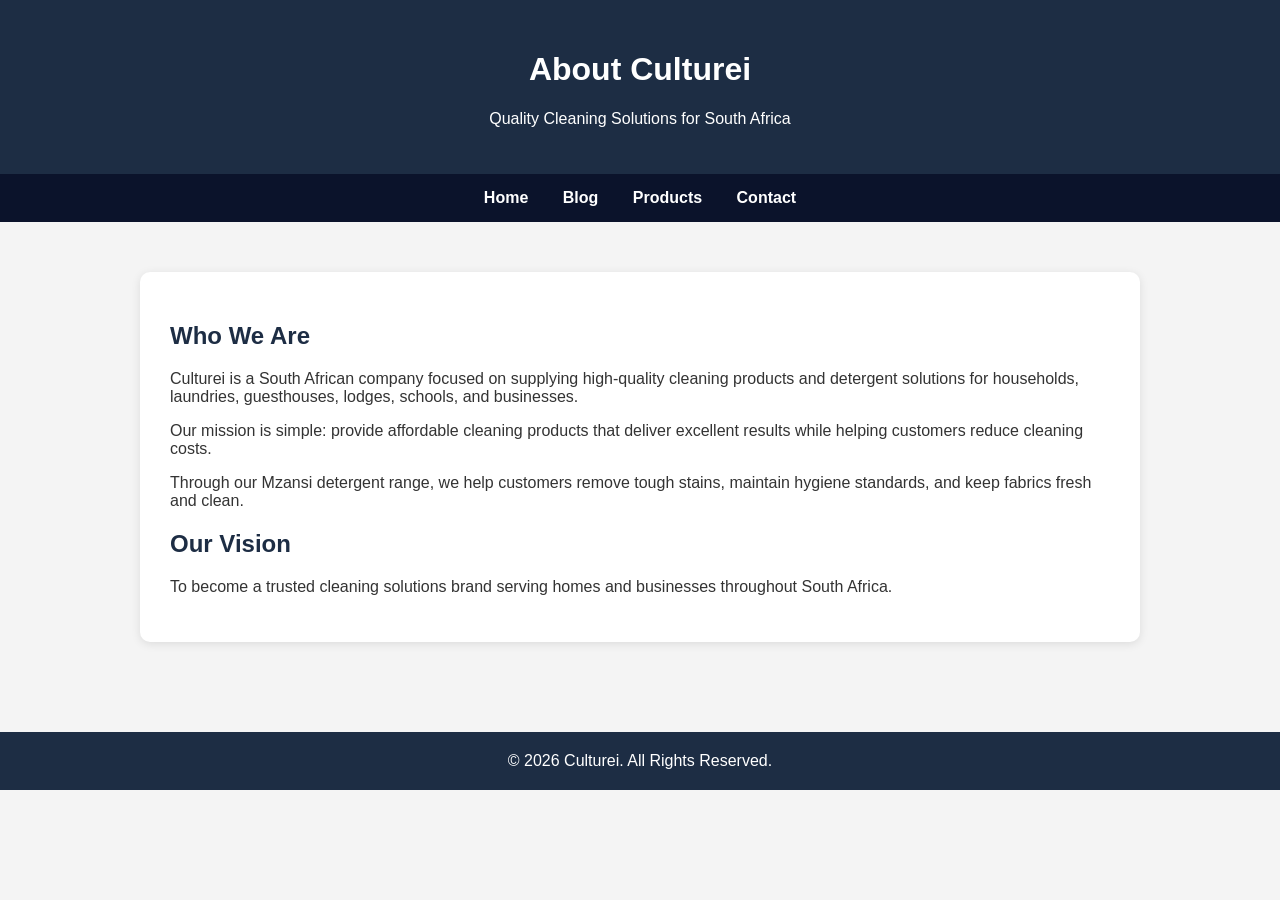
<file: about.html.html>
<!DOCTYPE html>
<html lang="en">
<head>
<meta charset="UTF-8">
<meta name="viewport" content="width=device-width, initial-scale=1.0">
<title>About Culturei</title>

<style>
body{
    font-family: Arial, sans-serif;
    margin:0;
    background:#f4f4f4;
    color:#333;
}

header{
    background:#1d2d44;
    color:white;
    text-align:center;
    padding:30px;
}

nav{
    background:#0b132b;
    text-align:center;
    padding:15px;
}

nav a{
    color:white;
    text-decoration:none;
    margin:0 15px;
    font-weight:bold;
}

.container{
    max-width:1000px;
    margin:auto;
    padding:50px 20px;
}

h2{
    color:#1d2d44;
}

.card{
    background:white;
    padding:30px;
    border-radius:10px;
    box-shadow:0 2px 10px rgba(0,0,0,0.1);
}

footer{
    background:#1d2d44;
    color:white;
    text-align:center;
    padding:20px;
    margin-top:40px;
}
</style>
</head>

<body>

<header>
    <h1>About Culturei</h1>
    <p>Quality Cleaning Solutions for South Africa</p>
</header>

<nav>
    <a href="index.html">Home</a>
    <a href="blog.html">Blog</a>
    <a href="products.html">Products</a>
    <a href="contact.html">Contact</a>
</nav>

<div class="container">
    <div class="card">
        <h2>Who We Are</h2>

        <p>
        Culturei is a South African company focused on supplying high-quality
        cleaning products and detergent solutions for households, laundries,
        guesthouses, lodges, schools, and businesses.
        </p>

        <p>
        Our mission is simple: provide affordable cleaning products that deliver
        excellent results while helping customers reduce cleaning costs.
        </p>

        <p>
        Through our Mzansi detergent range, we help customers remove tough stains,
        maintain hygiene standards, and keep fabrics fresh and clean.
        </p>

        <h2>Our Vision</h2>

        <p>
        To become a trusted cleaning solutions brand serving homes and businesses
        throughout South Africa.
        </p>
    </div>
</div>

<footer>
    &copy; 2026 Culturei. All Rights Reserved.
</footer>

</body>
</html>
</file>
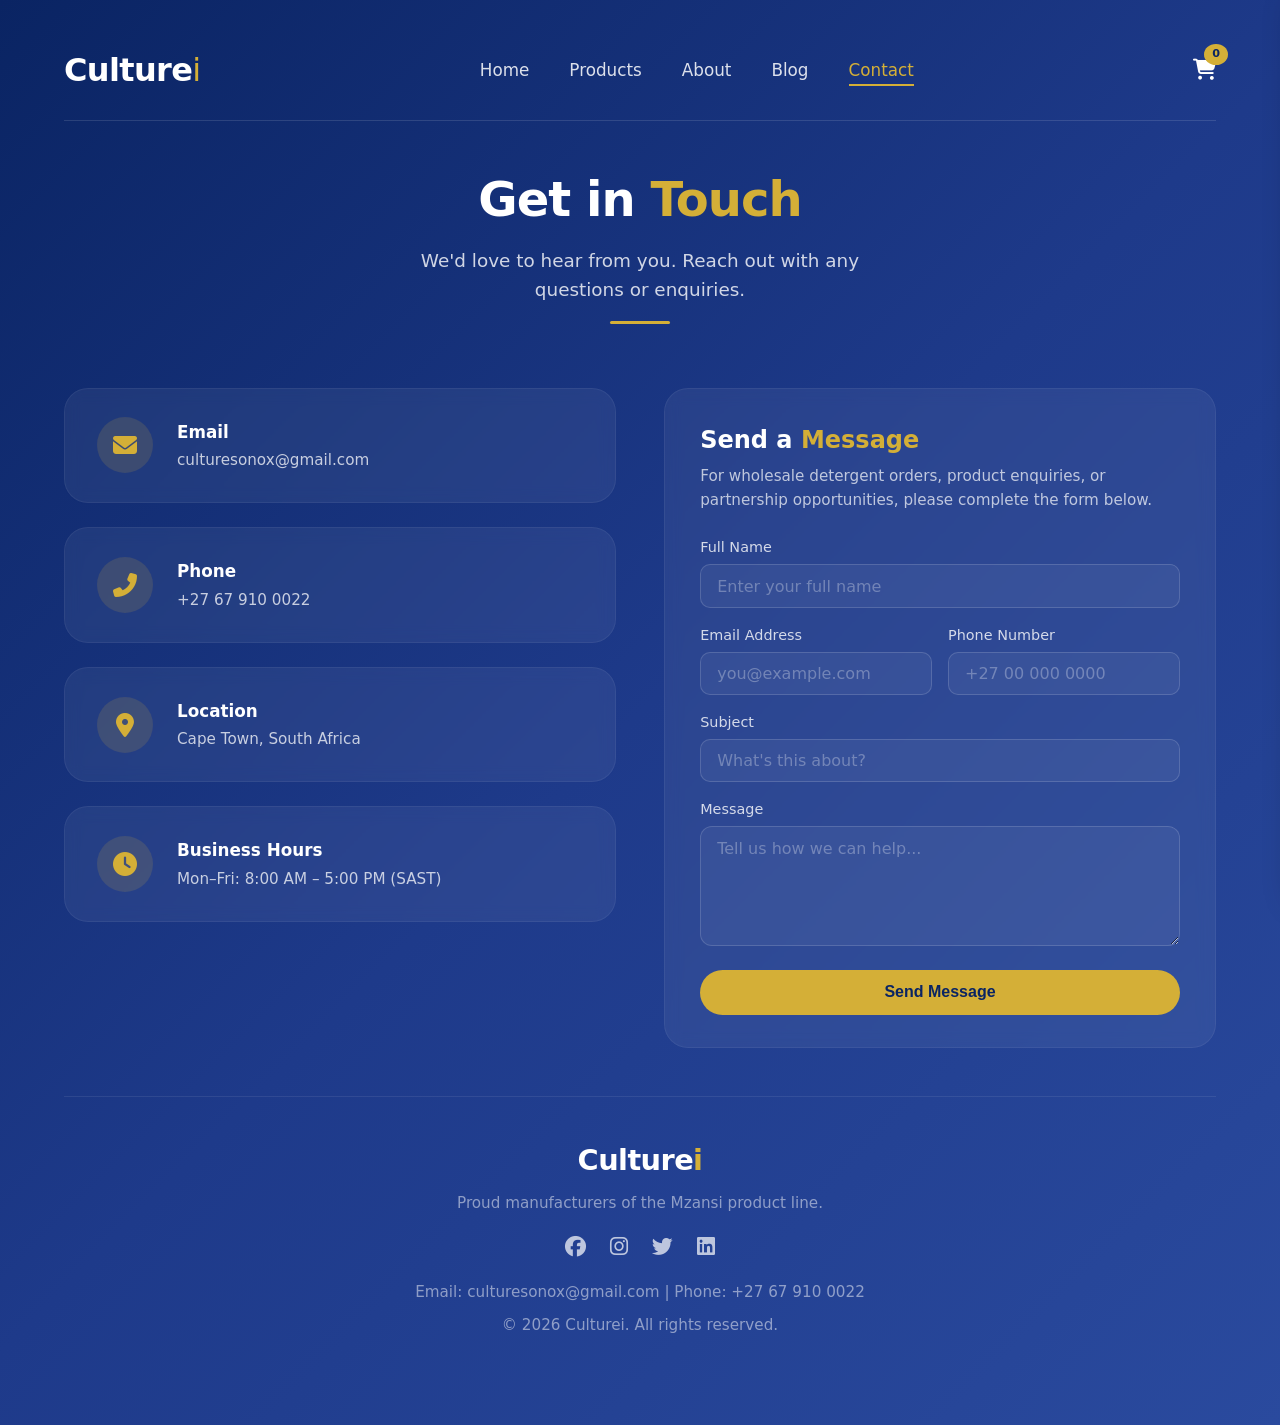
<file: contact.html>
<!DOCTYPE html>
<html lang="en">
<head>
    <meta charset="UTF-8" />
    <meta name="viewport" content="width=device-width, initial-scale=1.0" />
    <title>Contact · Culturei | Get in Touch</title>
    <link rel="stylesheet" href="https://cdnjs.cloudflare.com/ajax/libs/font-awesome/6.4.0/css/all.min.css" />
    <style>
        /* --- ROOT VARIABLES (matching all pages) --- */
        :root {
            --primary-blue: #0a2463;
            --secondary-blue: #1e3a8a;
            --accent-gold: #d4af37;
            --text-light: #ffffff;
            --text-dark: #1a1a2e;
            --shadow: 0 8px 30px rgba(10, 36, 99, 0.12);
            --transition: 0.3s ease;
            --gradient-bg: linear-gradient(135deg, #0a2463 0%, #1e3a8a 50%, #2a4a9e 100%);
        }

        /* --- RESET & BASE --- */
        * {
            margin: 0;
            padding: 0;
            box-sizing: border-box;
        }

        body {
            font-family: system-ui, -apple-system, 'Segoe UI', Roboto, 'Helvetica Neue', sans-serif;
            background: var(--gradient-bg);
            min-height: 100vh;
            color: var(--text-light);
            line-height: 1.6;
        }

        a {
            text-decoration: none;
            color: inherit;
        }

        ul {
            list-style: none;
        }

        .container {
            max-width: 1280px;
            margin: 0 auto;
            padding: 2rem 5% 4rem;
        }

        /* --- HEADER --- */
        header {
            display: flex;
            align-items: center;
            justify-content: space-between;
            padding: 0.8rem 0 1.5rem;
            border-bottom: 1px solid rgba(255, 255, 255, 0.12);
            flex-wrap: wrap;
        }

        .logo {
            font-size: 2rem;
            font-weight: 700;
            letter-spacing: -0.02em;
            color: var(--text-light);
        }

        .logo span {
            font-weight: 300;
            color: var(--accent-gold);
        }

        nav ul {
            display: flex;
            gap: 2.5rem;
            font-size: 1.05rem;
            font-weight: 500;
            color: rgba(255, 255, 255, 0.85);
            flex-wrap: wrap;
        }

        nav ul li a {
            transition: var(--transition);
            border-bottom: 2px solid transparent;
            padding-bottom: 4px;
        }

        nav ul li a:hover,
        nav ul li a.active {
            color: var(--accent-gold);
            border-bottom-color: var(--accent-gold);
        }

        .cart-icon {
            cursor: pointer;
            font-size: 1.3rem;
            color: var(--text-light);
            position: relative;
            transition: var(--transition);
        }

        .cart-icon:hover {
            color: var(--accent-gold);
        }

        .cart-count {
            background: var(--accent-gold);
            color: var(--primary-blue);
            border-radius: 50%;
            padding: 0.1rem 0.5rem;
            font-size: 0.7rem;
            font-weight: 700;
            position: absolute;
            top: -10px;
            right: -12px;
        }

        /* --- CONTACT HEADER --- */
        .contact-header {
            text-align: center;
            padding: 2.5rem 0 2rem;
        }

        .contact-header h1 {
            font-size: 3rem;
            font-weight: 700;
            letter-spacing: -0.02em;
            margin-bottom: 0.5rem;
        }

        .contact-header h1 span {
            color: var(--accent-gold);
        }

        .contact-header p {
            font-size: 1.15rem;
            color: rgba(255, 255, 255, 0.8);
            max-width: 500px;
            margin: 0 auto;
        }

        .contact-header .divider {
            width: 60px;
            height: 3px;
            background: var(--accent-gold);
            margin: 1rem auto 0;
            border-radius: 10px;
        }

        /* --- CONTACT GRID --- */
        .contact-grid {
            display: grid;
            grid-template-columns: 1fr 1fr;
            gap: 3rem;
            margin-top: 2rem;
        }

        /* --- CONTACT INFO CARDS --- */
        .contact-info {
            display: flex;
            flex-direction: column;
            gap: 1.5rem;
        }

        .info-card {
            background: rgba(255, 255, 255, 0.06);
            backdrop-filter: blur(8px);
            border-radius: 1.5rem;
            padding: 1.8rem 2rem;
            border: 1px solid rgba(255, 255, 255, 0.06);
            transition: var(--transition);
            display: flex;
            align-items: center;
            gap: 1.5rem;
        }

        .info-card:hover {
            background: rgba(255, 255, 255, 0.10);
            border-color: var(--accent-gold);
            transform: translateY(-2px);
        }

        .info-card .icon {
            width: 56px;
            height: 56px;
            background: rgba(212, 175, 55, 0.15);
            border-radius: 50%;
            display: flex;
            align-items: center;
            justify-content: center;
            font-size: 1.5rem;
            color: var(--accent-gold);
            flex-shrink: 0;
        }

        .info-card .details h3 {
            font-size: 1.05rem;
            font-weight: 600;
            color: var(--text-light);
            margin-bottom: 0.15rem;
        }

        .info-card .details p {
            color: rgba(255, 255, 255, 0.75);
            font-size: 0.95rem;
        }

        .info-card .details a {
            color: rgba(255, 255, 255, 0.75);
            transition: var(--transition);
        }

        .info-card .details a:hover {
            color: var(--accent-gold);
        }

        /* --- CONTACT FORM --- */
        .contact-form {
            background: rgba(255, 255, 255, 0.06);
            backdrop-filter: blur(8px);
            border-radius: 1.5rem;
            padding: 2rem 2.2rem;
            border: 1px solid rgba(255, 255, 255, 0.06);
        }

        .contact-form h2 {
            font-size: 1.5rem;
            font-weight: 600;
            color: var(--text-light);
            margin-bottom: 0.3rem;
        }

        .contact-form h2 span {
            color: var(--accent-gold);
        }

        .contact-form .sub {
            color: rgba(255, 255, 255, 0.7);
            font-size: 0.95rem;
            margin-bottom: 1.5rem;
        }

        .form-group {
            margin-bottom: 1.2rem;
        }

        .form-group label {
            display: block;
            font-weight: 500;
            font-size: 0.9rem;
            color: rgba(255, 255, 255, 0.8);
            margin-bottom: 0.3rem;
        }

        .form-group input,
        .form-group textarea {
            width: 100%;
            padding: 0.75rem 1rem;
            border: 1px solid rgba(255, 255, 255, 0.15);
            border-radius: 12px;
            font-size: 1rem;
            background: rgba(255, 255, 255, 0.05);
            color: var(--text-light);
            transition: var(--transition);
            font-family: inherit;
        }

        .form-group input:focus,
        .form-group textarea:focus {
            outline: none;
            border-color: var(--accent-gold);
            background: rgba(255, 255, 255, 0.10);
            box-shadow: 0 0 0 3px rgba(212, 175, 55, 0.1);
        }

        .form-group input::placeholder,
        .form-group textarea::placeholder {
            color: rgba(255, 255, 255, 0.3);
        }

        .form-group textarea {
            resize: vertical;
            min-height: 120px;
        }

        .form-row {
            display: grid;
            grid-template-columns: 1fr 1fr;
            gap: 1rem;
        }

        .btn-primary {
            display: inline-block;
            background: var(--accent-gold);
            color: var(--primary-blue);
            font-weight: 600;
            font-size: 1rem;
            padding: 0.85rem 2.8rem;
            border-radius: 60px;
            transition: var(--transition);
            border: none;
            cursor: pointer;
            width: 100%;
        }

        .btn-primary:hover {
            transform: scale(1.02);
            box-shadow: 0 8px 30px rgba(212, 175, 55, 0.35);
        }

        .btn-primary:disabled {
            opacity: 0.6;
            cursor: not-allowed;
        }

        /* --- CART SIDEBAR --- */
        .overlay {
            display: none;
            position: fixed;
            top: 0;
            left: 0;
            width: 100%;
            height: 100%;
            background: rgba(0, 0, 0, 0.5);
            backdrop-filter: blur(4px);
            z-index: 1000;
        }

        .cart-sidebar {
            position: fixed;
            top: 0;
            right: -420px;
            width: 400px;
            height: 100%;
            background: var(--primary-blue);
            box-shadow: -4px 0 30px rgba(0, 0, 0, 0.3);
            transition: 0.4s ease;
            z-index: 1001;
            padding: 2rem 1.5rem;
            display: flex;
            flex-direction: column;
            border-left: 2px solid var(--accent-gold);
        }

        .cart-sidebar.open {
            right: 0;
        }

        .cart-header {
            display: flex;
            justify-content: space-between;
            align-items: center;
            border-bottom: 1px solid rgba(255, 255, 255, 0.1);
            padding-bottom: 1rem;
        }

        .cart-header h3 {
            font-size: 1.4rem;
            color: var(--accent-gold);
        }

        .close-cart {
            font-size: 2rem;
            cursor: pointer;
            color: rgba(255, 255, 255, 0.6);
            transition: var(--transition);
        }

        .close-cart:hover {
            color: var(--text-light);
        }

        .cart-items {
            flex-grow: 1;
            overflow-y: auto;
            padding: 1rem 0;
            color: var(--text-light);
        }

        .cart-item {
            display: flex;
            justify-content: space-between;
            padding: 0.8rem 0;
            border-bottom: 1px solid rgba(255, 255, 255, 0.06);
        }

        .cart-footer {
            border-top: 1px solid rgba(255, 255, 255, 0.1);
            padding-top: 1rem;
        }

        .cart-total {
            display: flex;
            justify-content: space-between;
            font-weight: 600;
            font-size: 1.1rem;
            color: var(--text-light);
            margin-bottom: 1rem;
        }

        .btn-checkout {
            width: 100%;
            padding: 0.9rem;
            background: var(--accent-gold);
            color: var(--primary-blue);
            border: none;
            border-radius: 60px;
            font-weight: 700;
            cursor: pointer;
            transition: var(--transition);
        }

        .btn-checkout:hover {
            transform: scale(1.02);
            box-shadow: 0 4px 20px rgba(212, 175, 55, 0.3);
        }

        /* --- CHECKOUT MODAL --- */
        .checkout-modal {
            display: none;
            position: fixed;
            top: 50%;
            left: 50%;
            transform: translate(-50%, -50%);
            background: var(--primary-blue);
            padding: 2.5rem;
            border-radius: 1.5rem;
            width: 90%;
            max-width: 500px;
            z-index: 1002;
            max-height: 90vh;
            overflow-y: auto;
            box-shadow: 0 20px 60px rgba(0, 0, 0, 0.5);
            border: 1px solid var(--accent-gold);
        }

        .checkout-modal.open {
            display: block;
        }

        .close-modal {
            float: right;
            font-size: 2rem;
            cursor: pointer;
            color: rgba(255, 255, 255, 0.6);
            transition: var(--transition);
        }

        .close-modal:hover {
            color: var(--text-light);
        }

        .checkout-modal h2 {
            color: var(--accent-gold);
            margin-bottom: 1.5rem;
            font-weight: 600;
        }

        .form-group {
            margin-bottom: 1rem;
        }

        .form-group label {
            display: block;
            font-weight: 500;
            font-size: 0.9rem;
            color: rgba(255, 255, 255, 0.8);
            margin-bottom: 0.3rem;
        }

        .form-group input {
            width: 100%;
            padding: 0.7rem 1rem;
            border: 1px solid rgba(255, 255, 255, 0.15);
            border-radius: 10px;
            font-size: 1rem;
            background: rgba(255, 255, 255, 0.05);
            color: var(--text-light);
            transition: var(--transition);
        }

        .form-group input:focus {
            outline: none;
            border-color: var(--accent-gold);
            background: rgba(255, 255, 255, 0.10);
        }

        .form-group input::placeholder {
            color: rgba(255, 255, 255, 0.3);
        }

        .form-row {
            display: flex;
            gap: 1rem;
        }

        .form-row .form-group {
            flex: 1;
        }

        .btn-pay {
            width: 100%;
            padding: 0.9rem;
            background: var(--accent-gold);
            color: var(--primary-blue);
            border: none;
            border-radius: 60px;
            font-weight: 700;
            cursor: pointer;
            transition: var(--transition);
            display: flex;
            align-items: center;
            justify-content: center;
            gap: 0.5rem;
            font-size: 1rem;
        }

        .btn-pay:hover {
            transform: scale(1.02);
            box-shadow: 0 4px 20px rgba(212, 175, 55, 0.3);
        }

        .spinner {
            display: none;
            width: 20px;
            height: 20px;
            border: 3px solid rgba(10, 36, 99, 0.2);
            border-top-color: var(--primary-blue);
            border-radius: 50%;
            animation: spin 0.8s linear infinite;
        }

        @keyframes spin {
            to {
                transform: rotate(360deg);
            }
        }

        /* --- FOOTER --- */
        footer {
            text-align: center;
            padding: 2.5rem 5% 1.5rem;
            border-top: 1px solid rgba(255, 255, 255, 0.08);
            margin-top: 3rem;
        }

        footer h3 {
            font-size: 1.8rem;
            font-weight: 600;
            letter-spacing: -0.02em;
            color: var(--text-light);
        }

        footer h3 span {
            color: var(--accent-gold);
        }

        footer .social-links {
            display: flex;
            justify-content: center;
            gap: 1.5rem;
            margin: 1rem 0;
        }

        footer .social-links a {
            font-size: 1.3rem;
            opacity: 0.7;
            transition: var(--transition);
            color: var(--text-light);
        }

        footer .social-links a:hover {
            opacity: 1;
            color: var(--accent-gold);
            transform: translateY(-2px);
        }

        footer p {
            opacity: 0.7;
            font-size: 0.95rem;
            margin-top: 0.5rem;
            color: rgba(255, 255, 255, 0.7);
        }

        /* --- RESPONSIVE --- */
        @media (max-width: 992px) {
            .contact-grid {
                grid-template-columns: 1fr;
            }

            .contact-info {
                order: 2;
            }

            .contact-form {
                order: 1;
            }
        }

        @media (max-width: 768px) {
            header {
                flex-direction: column;
                align-items: flex-start;
                gap: 0.8rem;
            }

            nav ul {
                gap: 1.2rem;
                font-size: 1rem;
            }

            .contact-header h1 {
                font-size: 2.4rem;
            }

            .contact-header p {
                font-size: 1rem;
            }

            .form-row {
                grid-template-columns: 1fr;
            }

            .info-card {
                padding: 1.5rem;
                gap: 1rem;
            }

            .contact-form {
                padding: 1.5rem;
            }

            .cart-sidebar {
                width: 100%;
                right: -100%;
            }

            .checkout-modal {
                padding: 1.5rem;
                width: 95%;
            }
        }

        @media (max-width: 480px) {
            .contact-header h1 {
                font-size: 2rem;
            }

            .info-card .icon {
                width: 44px;
                height: 44px;
                font-size: 1.2rem;
            }

            .info-card .details h3 {
                font-size: 0.95rem;
            }

            .info-card .details p {
                font-size: 0.85rem;
            }
        }
    </style>
</head>
<body>

    <div class="container">

        <!-- ====== HEADER ====== -->
        <header>
            <div class="logo">Culture<span>i</span></div>
            <nav>
                <ul>
                    <li><a href="index.html">Home</a></li>
                    <li><a href="products.html">Products</a></li>
                    <li><a href="about.html">About</a></li>
                    <li><a href="blog.html">Blog</a></li>
                    <li><a href="contact.html" class="active">Contact</a></li>
                </ul>
            </nav>
            <div class="cart-icon" onclick="toggleCart()">
                <i class="fas fa-shopping-cart"></i>
                <span class="cart-count" id="cartCount">0</span>
            </div>
        </header>

        <!-- ====== CONTACT HEADER ====== -->
        <section class="contact-header">
            <h1>Get in <span>Touch</span></h1>
            <p>We'd love to hear from you. Reach out with any questions or enquiries.</p>
            <div class="divider"></div>
        </section>

        <!-- ====== CONTACT GRID ====== -->
        <div class="contact-grid">

            <!-- ====== CONTACT INFO ====== -->
            <div class="contact-info">

                <div class="info-card">
                    <div class="icon"><i class="fas fa-envelope"></i></div>
                    <div class="details">
                        <h3>Email</h3>
                        <p><a href="mailto:culturesonox@gmail.com">culturesonox@gmail.com</a></p>
                    </div>
                </div>

                <div class="info-card">
                    <div class="icon"><i class="fas fa-phone-alt"></i></div>
                    <div class="details">
                        <h3>Phone</h3>
                        <p><a href="tel:+27679100022">+27 67 910 0022</a></p>
                    </div>
                </div>

                <div class="info-card">
                    <div class="icon"><i class="fas fa-map-marker-alt"></i></div>
                    <div class="details">
                        <h3>Location</h3>
                        <p>Cape Town, South Africa</p>
                    </div>
                </div>

                <div class="info-card">
                    <div class="icon"><i class="fas fa-clock"></i></div>
                    <div class="details">
                        <h3>Business Hours</h3>
                        <p>Mon–Fri: 8:00 AM – 5:00 PM (SAST)</p>
                    </div>
                </div>

            </div>

            <!-- ====== CONTACT FORM ====== -->
            <div class="contact-form">
                <h2>Send a <span>Message</span></h2>
                <p class="sub">For wholesale detergent orders, product enquiries, or partnership opportunities, please complete the form below.</p>

                <form id="contactForm" onsubmit="sendMessage(event)">
                    <div class="form-group">
                        <label for="fullName">Full Name</label>
                        <input type="text" id="fullName" placeholder="Enter your full name" required />
                    </div>

                    <div class="form-row">
                        <div class="form-group">
                            <label for="email">Email Address</label>
                            <input type="email" id="email" placeholder="you@example.com" required />
                        </div>
                        <div class="form-group">
                            <label for="phone">Phone Number</label>
                            <input type="tel" id="phone" placeholder="+27 00 000 0000" />
                        </div>
                    </div>

                    <div class="form-group">
                        <label for="subject">Subject</label>
                        <input type="text" id="subject" placeholder="What's this about?" required />
                    </div>

                    <div class="form-group">
                        <label for="message">Message</label>
                        <textarea id="message" placeholder="Tell us how we can help..." required></textarea>
                    </div>

                    <button type="submit" class="btn-primary" id="sendButton">
                        <span class="spinner" id="formSpinner"></span>
                        <span id="sendText">Send Message</span>
                    </button>
                </form>
            </div>

        </div>

        <!-- ====== FOOTER ====== -->
        <footer>
            <h3>Culture<span>i</span></h3>
            <p>Proud manufacturers of the Mzansi product line.</p>
            <div class="social-links">
                <a href="#"><i class="fab fa-facebook"></i></a>
                <a href="#"><i class="fab fa-instagram"></i></a>
                <a href="#"><i class="fab fa-twitter"></i></a>
                <a href="#"><i class="fab fa-linkedin"></i></a>
            </div>
            <p>Email: culturesonox@gmail.com | Phone: +27 67 910 0022</p>
            <p>&copy; 2026 Culturei. All rights reserved.</p>
        </footer>
    </div>

    <!-- ====== CART SIDEBAR ====== -->
    <div class="overlay" id="overlay" onclick="toggleCart()"></div>
    <div class="cart-sidebar" id="cartSidebar">
        <div class="cart-header">
            <h3><i class="fas fa-shopping-bag"></i> Your Cart</h3>
            <span class="close-cart" onclick="toggleCart()">&times;</span>
        </div>
        <div class="cart-items" id="cartItems">
            <p style="text-align: center; opacity: 0.6; margin-top: 2rem;">Your cart is empty.</p>
        </div>
        <div class="cart-footer">
            <div class="cart-total">
                <span>Total:</span>
                <span id="cartTotal">R 0.00</span>
            </div>
            <button class="btn-checkout" onclick="openCheckout()">Proceed to Checkout</button>
        </div>
    </div>

    <!-- ====== CHECKOUT MODAL ====== -->
    <div class="overlay" id="checkoutOverlay" onclick="closeCheckout()"></div>
    <div class="checkout-modal" id="checkoutModal">
        <span class="close-modal" onclick="closeCheckout()">&times;</span>
        <h2><i class="fas fa-lock" style="margin-right: 10px;"></i>Secure Checkout</h2>
        <form id="checkoutForm" onsubmit="processPayment(event)">
            <div class="form-group">
                <label>Full Name</label>
                <input type="text" required placeholder="John Doe" />
            </div>
            <div class="form-group">
                <label>Email Address</label>
                <input type="email" required placeholder="john@example.com" />
            </div>
            <div class="form-group">
                <label>Shipping Address</label>
                <input type="text" required placeholder="123 Main St, City" />
            </div>
            <div class="form-group">
                <label>Card Number</label>
                <input type="text" required placeholder="0000 0000 0000 0000" maxlength="19" />
            </div>
            <div class="form-row">
                <div class="form-group">
                    <label>Expiry</label>
                    <input type="text" required placeholder="MM/YY" maxlength="5" />
                </div>
                <div class="form-group">
                    <label>CVC</label>
                    <input type="text" required placeholder="123" maxlength="3" />
                </div>
            </div>
            <div class="cart-total" style="margin-top: 1rem;">
                <span>Amount to Pay:</span>
                <span id="checkoutTotal">R 0.00</span>
            </div>
            <button type="submit" class="btn-pay" id="payButton">
                <span class="spinner" id="spinner"></span>
                <span id="payText">Pay Now</span>
            </button>
        </form>
    </div>

    <!-- ====== JAVASCRIPT ====== -->
    <script>
        // --- Cart functionality ---
        let cart = [];
        let total = 0;

        function toggleCart() {
            const sidebar = document.getElementById('cartSidebar');
            const overlay = document.getElementById('overlay');
            sidebar.classList.toggle('open');
            overlay.style.display = sidebar.classList.contains('open') ? 'block' : 'none';
        }

        function openCheckout() {
            if (cart.length === 0) {
                alert('Your cart is empty. Add some products first!');
                return;
            }
            document.getElementById('checkoutModal').classList.add('open');
            document.getElementById('checkoutOverlay').style.display = 'block';
            document.getElementById('checkoutTotal').textContent = document.getElementById('cartTotal').textContent;
        }

        function closeCheckout() {
            document.getElementById('checkoutModal').classList.remove('open');
            document.getElementById('checkoutOverlay').style.display = 'none';
        }

        function addToCart(name, price) {
            cart.push({ name, price });
            total += price;
            updateCartUI();
            const btn = event.target;
            const originalText = btn.textContent;
            btn.textContent = '✓ Added!';
            btn.style.background = '#2d8f5c';
            setTimeout(() => {
                btn.textContent = originalText;
                btn.style.background = '';
            }, 1500);
        }

        function removeFromCart(index) {
            total -= cart[index].price;
            cart.splice(index, 1);
            updateCartUI();
        }

        function updateCartUI() {
            const cartItems = document.getElementById('cartItems');
            const cartTotal = document.getElementById('cartTotal');
            const cartCount = document.getElementById('cartCount');

            if (cart.length === 0) {
                cartItems.innerHTML = '<p style="text-align: center; opacity: 0.6; margin-top: 2rem;">Your cart is empty.</p>';
                cartTotal.textContent = 'R 0.00';
                cartCount.textContent = '0';
                return;
            }

            let html = '';
            cart.forEach((item, index) => {
                html += `
                    <div class="cart-item">
                        <span>${item.name}</span>
                        <span>R ${item.price.toFixed(2)} <button onclick="removeFromCart(${index})" style="background:none;border:none;color:#d4af37;cursor:pointer;margin-left:8px;font-size:1.2rem;">&times;</button></span>
                    </div>
                `;
            });
            cartItems.innerHTML = html;
            cartTotal.textContent = `R ${total.toFixed(2)}`;
            cartCount.textContent = cart.length;
        }

        function processPayment(event) {
            event.preventDefault();
            const button = document.getElementById('payButton');
            const spinner = document.getElementById('spinner');
            const payText = document.getElementById('payText');

            spinner.style.display = 'inline-block';
            payText.textContent = 'Processing...';
            button.disabled = true;

            setTimeout(() => {
                spinner.style.display = 'none';
                payText.textContent = '✓ Payment Successful!';
                button.style.background = '#2d8f5c';

                cart = [];
                total = 0;
                updateCartUI();
                closeCheckout();

                setTimeout(() => {
                    payText.textContent = 'Pay Now';
                    button.style.background = '';
                    button.disabled = false;
                    alert('Thank you for your order! You will receive a confirmation email shortly.');
                }, 1500);
            }, 2000);
        }

        // --- Contact form functionality ---
        function sendMessage(event) {
            event.preventDefault();
            const button = document.getElementById('sendButton');
            const spinner = document.getElementById('formSpinner');
            const sendText = document.getElementById('sendText');

            spinner.style.display = 'inline-block';
            sendText.textContent = 'Sending...';
            button.disabled = true;

            setTimeout(() => {
                spinner.style.display = 'none';
                sendText.textContent = '✓ Message Sent!';
                button.style.background = '#2d8f5c';

                document.getElementById('contactForm').reset();

                setTimeout(() => {
                    sendText.textContent = 'Send Message';
                    button.style.background = '';
                    button.disabled = false;
                    alert('Thank you! Your message has been sent. We\'ll get back to you within 24 hours.');
                }, 2000);
            }, 1500);
        }
    </script>

</body>
</html>
</file>
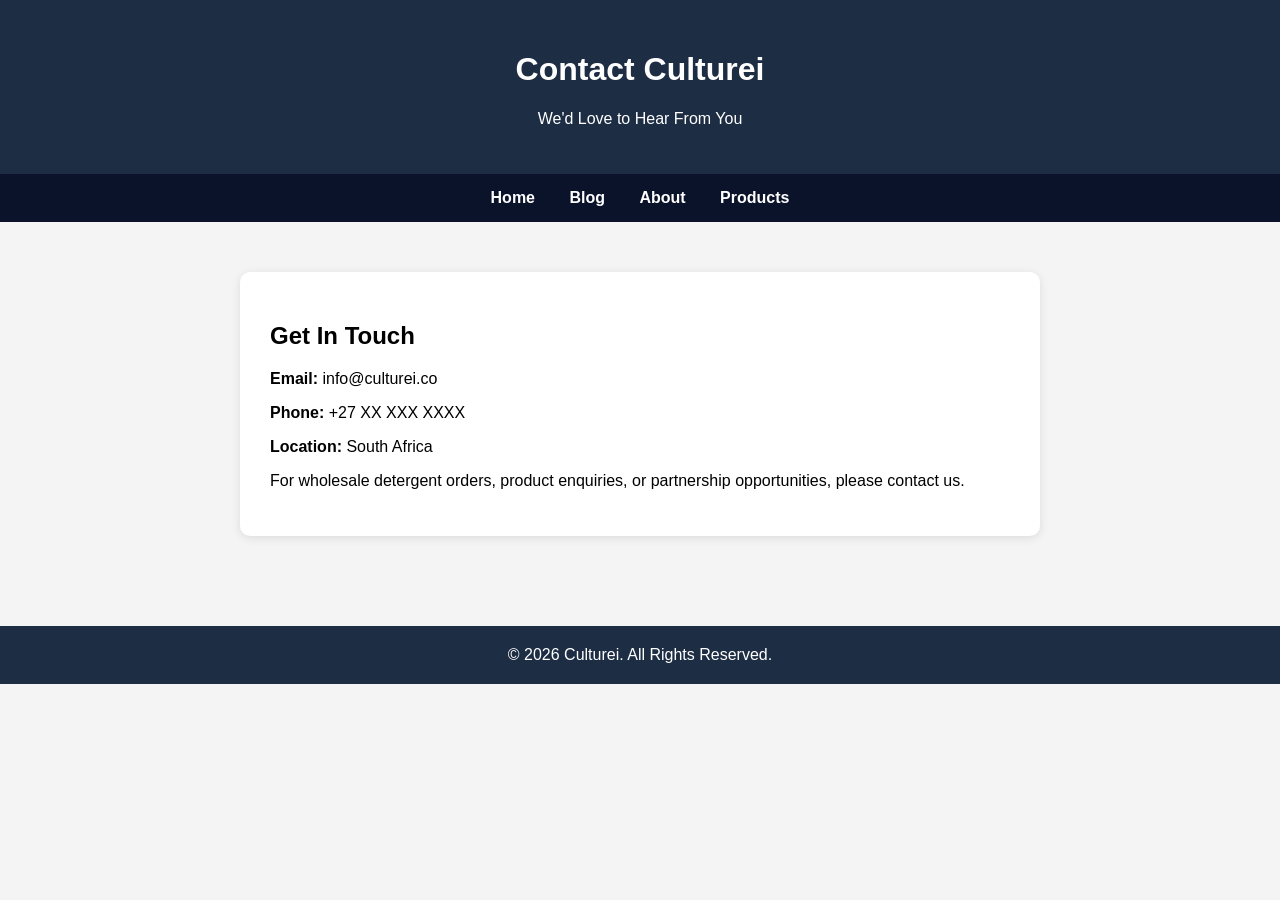
<file: contact.html.html>
<!DOCTYPE html>
<html lang="en">
<head>
<meta charset="UTF-8">
<meta name="viewport" content="width=device-width, initial-scale=1.0">
<title>Contact Culturei</title>

<style>
body{
    font-family:Arial,sans-serif;
    margin:0;
    background:#f4f4f4;
}

header{
    background:#1d2d44;
    color:white;
    text-align:center;
    padding:30px;
}

nav{
    background:#0b132b;
    text-align:center;
    padding:15px;
}

nav a{
    color:white;
    text-decoration:none;
    margin:0 15px;
    font-weight:bold;
}

.container{
    max-width:800px;
    margin:auto;
    padding:50px 20px;
}

.card{
    background:white;
    padding:30px;
    border-radius:10px;
    box-shadow:0 2px 10px rgba(0,0,0,0.1);
}

footer{
    background:#1d2d44;
    color:white;
    text-align:center;
    padding:20px;
    margin-top:40px;
}
</style>
</head>

<body>

<header>
    <h1>Contact Culturei</h1>
    <p>We'd Love to Hear From You</p>
</header>

<nav>
    <a href="index.html">Home</a>
    <a href="blog.html">Blog</a>
    <a href="about.html">About</a>
    <a href="products.html">Products</a>
</nav>

<div class="container">

<div class="card">

<h2>Get In Touch</h2>

<p><strong>Email:</strong> info@culturei.co</p>

<p><strong>Phone:</strong> +27 XX XXX XXXX</p>

<p><strong>Location:</strong> South Africa</p>

<p>
For wholesale detergent orders, product enquiries,
or partnership opportunities, please contact us.
</p>

</div>

</div>

<footer>
    &copy; 2026 Culturei. All Rights Reserved.
</footer>

</body>
</html>
</file>
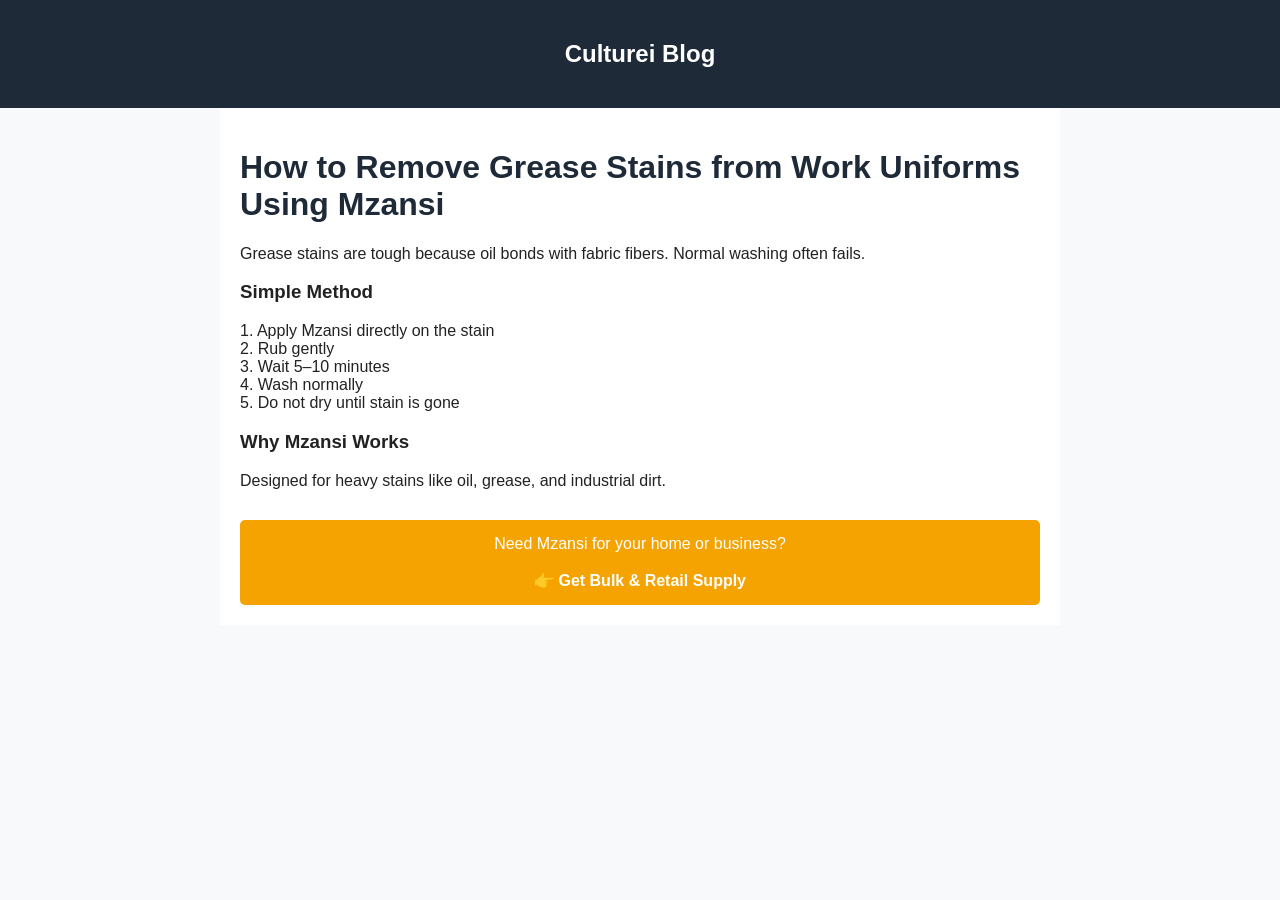
<file: postsgrease-stains-mzansi.html>
<!DOCTYPE html>
<html>
<head>
  <title>How to Remove Grease Stains - Mzansi</title>
  <meta name="viewport" content="width=device-width, initial-scale=1.0">

  <style>
    body {
      font-family: Arial;
      margin: 0;
      background: #f8f9fb;
      color: #222;
    }

    header {
      background: #1e2a38;
      color: white;
      padding: 20px;
      text-align: center;
    }

    .container {
      max-width: 800px;
      margin: auto;
      padding: 20px;
      background: white;
    }

    h1 {
      color: #1e2a38;
    }

    .cta {
      background: #f4a300;
      color: white;
      padding: 15px;
      text-align: center;
      margin-top: 30px;
      border-radius: 5px;
    }

    a {
      color: white;
      text-decoration: none;
      font-weight: bold;
    }
  </style>
</head>

<body>

<header>
  <h2>Culturei Blog</h2>
</header>

<div class="container">

  <h1>How to Remove Grease Stains from Work Uniforms Using Mzansi</h1>

  <p>
    Grease stains are tough because oil bonds with fabric fibers. Normal washing often fails.
  </p>

  <h3>Simple Method</h3>

  <p>
    1. Apply Mzansi directly on the stain<br>
    2. Rub gently<br>
    3. Wait 5–10 minutes<br>
    4. Wash normally<br>
    5. Do not dry until stain is gone
  </p>

  <h3>Why Mzansi Works</h3>
  <p>
    Designed for heavy stains like oil, grease, and industrial dirt.
  </p>

  <div class="cta">
    Need Mzansi for your home or business?  
    <br><br>
    <a href="../contact.html">👉 Get Bulk & Retail Supply</a>
  </div>

</div>

</body>
</html>
</file>
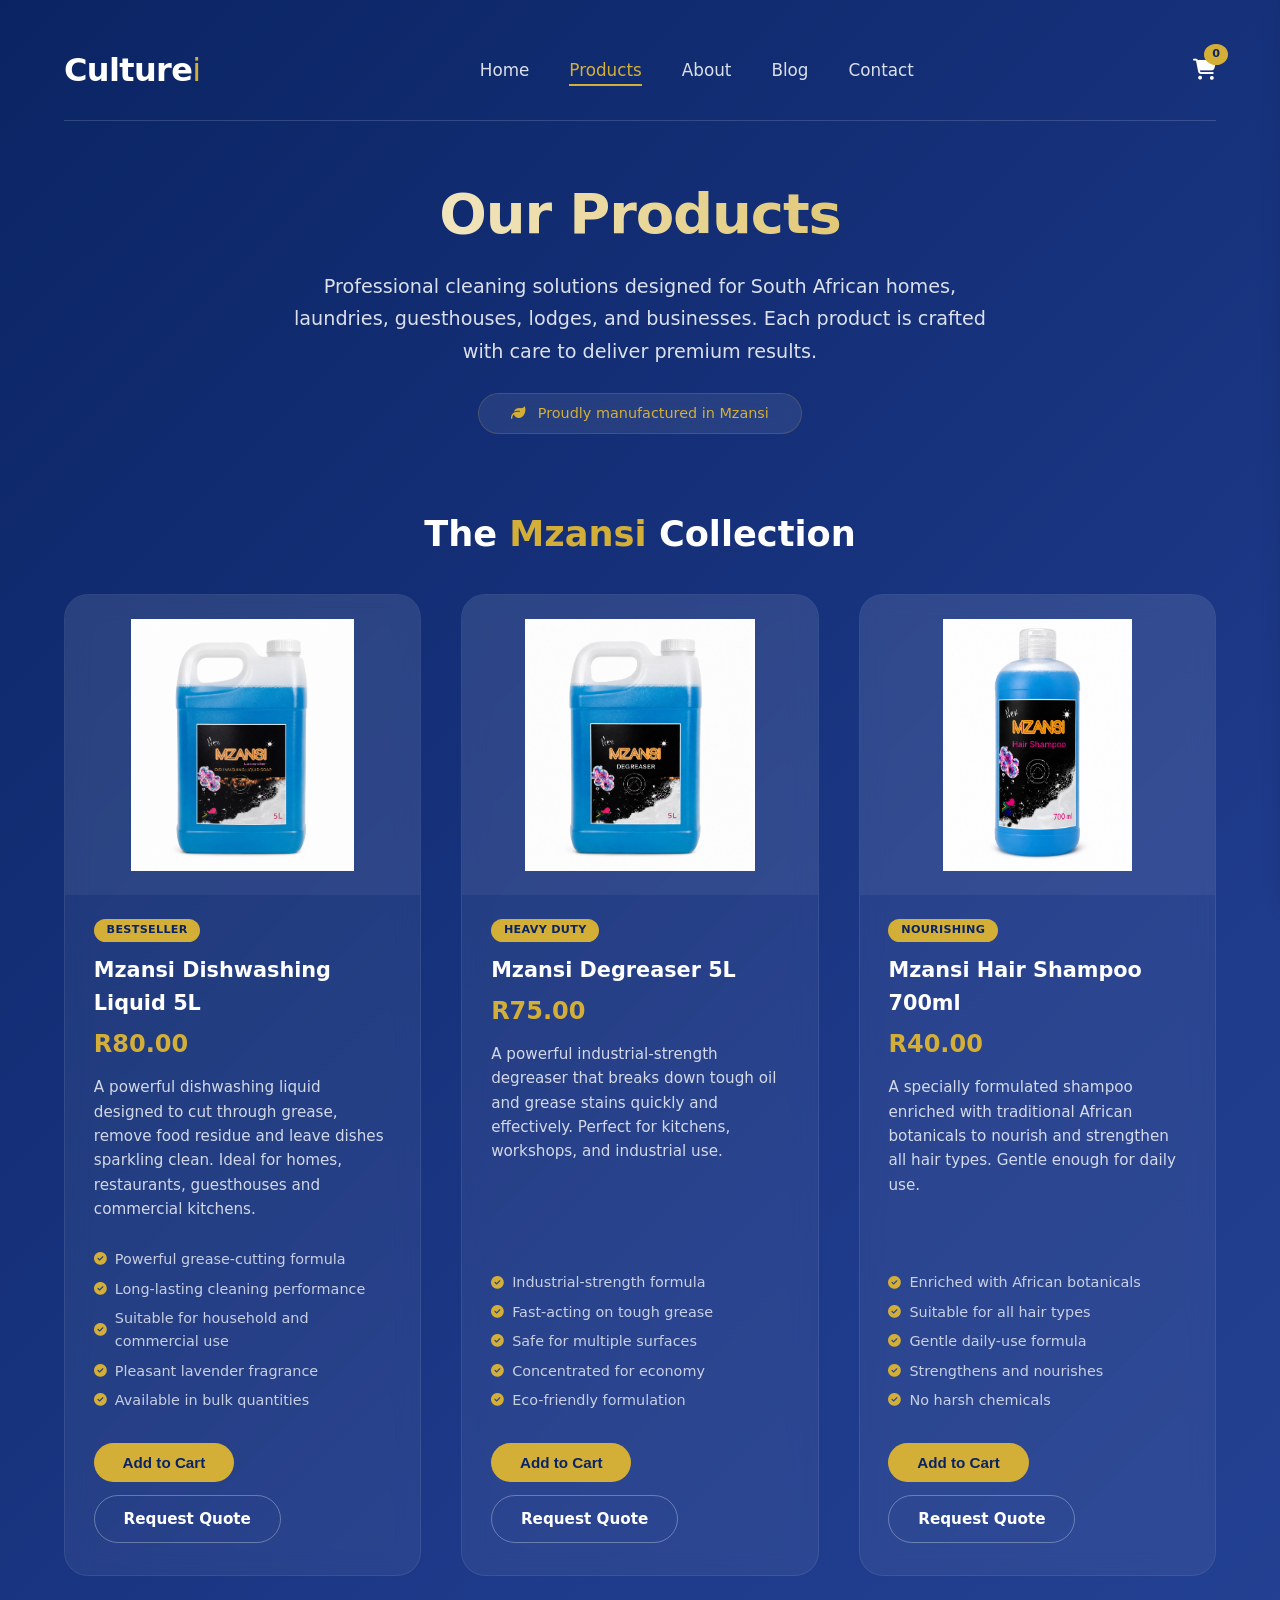
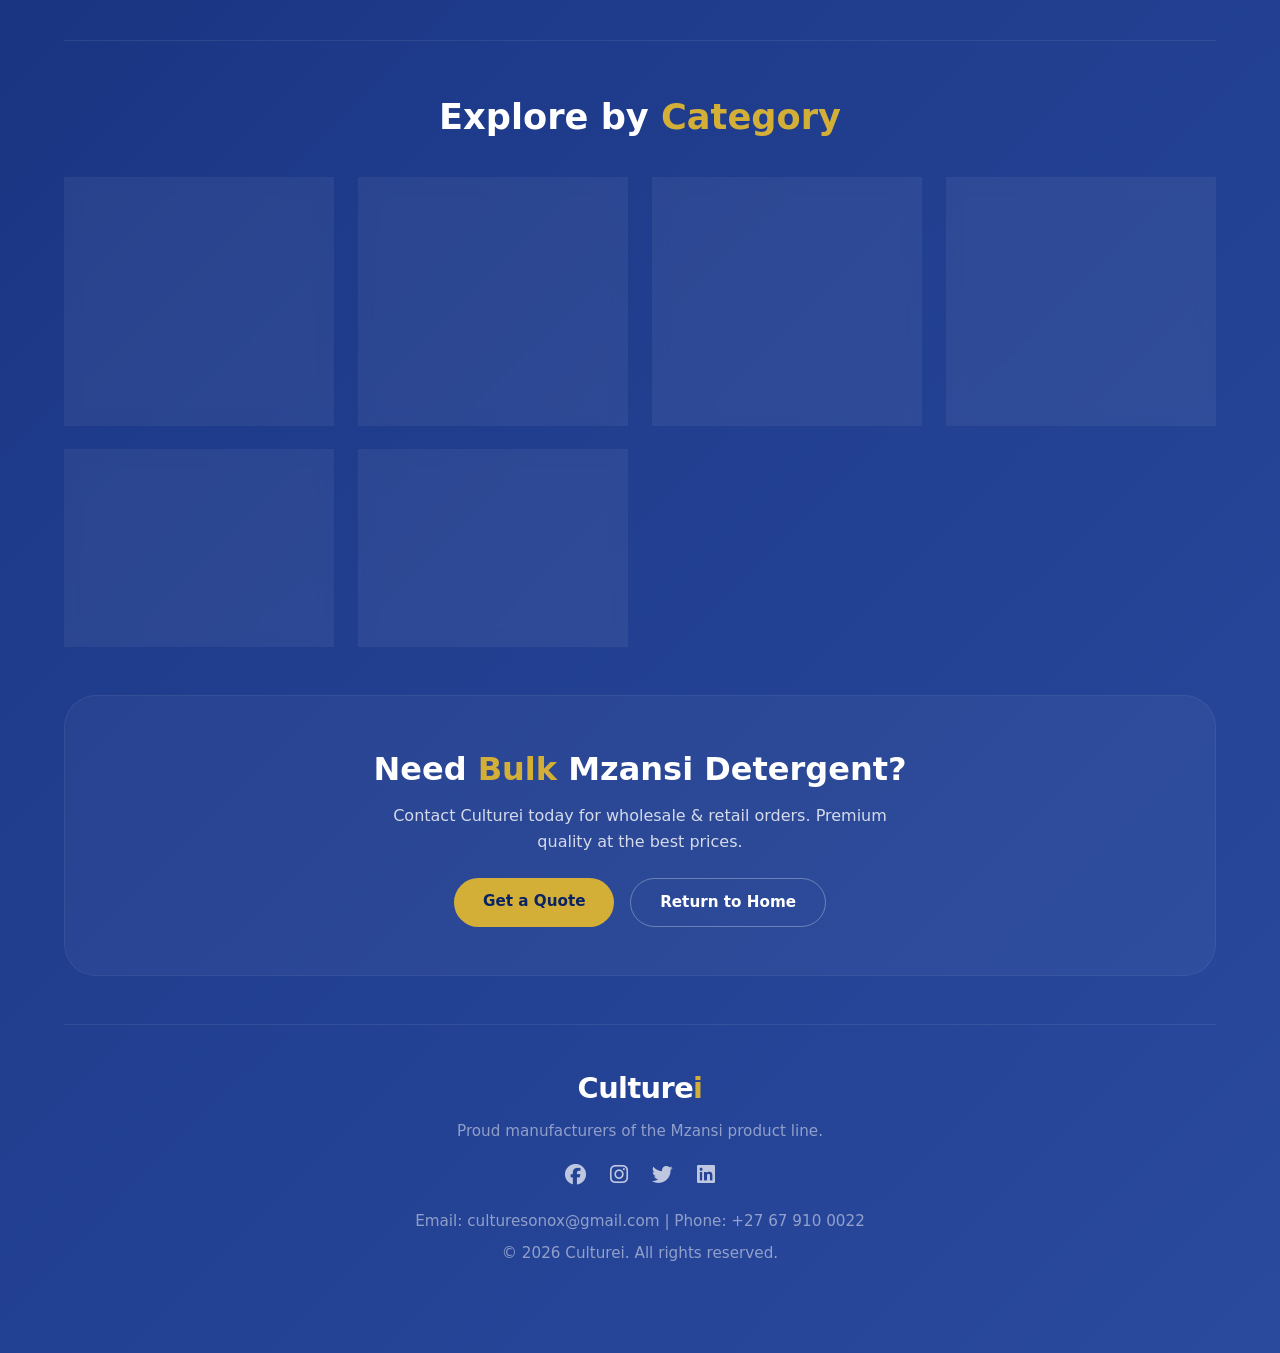
<file: products.html>
<!DOCTYPE html>
<html lang="en">
<head>
    <meta charset="UTF-8" />
    <meta name="viewport" content="width=device-width, initial-scale=1.0" />
    <title>Products · Culturei | Mzansi Cleaning Solutions</title>
    <link rel="stylesheet" href="https://cdnjs.cloudflare.com/ajax/libs/font-awesome/6.4.0/css/all.min.css" />
    <style>
        /* --- ROOT VARIABLES (matching index.html) --- */
        :root {
            --primary-blue: #0a2463;
            --secondary-blue: #1e3a8a;
            --accent-gold: #d4af37;
            --accent-cream: #f5f0e8;
            --text-light: #ffffff;
            --text-dark: #1a1a2e;
            --shadow: 0 8px 30px rgba(10, 36, 99, 0.15);
            --transition: 0.3s ease;
            --gradient-bg: linear-gradient(135deg, #0a2463 0%, #1e3a8a 50%, #2a4a9e 100%);
        }

        /* --- RESET & BASE --- */
        * {
            margin: 0;
            padding: 0;
            box-sizing: border-box;
        }

        body {
            font-family: system-ui, -apple-system, 'Segoe UI', Roboto, 'Helvetica Neue', sans-serif;
            background: var(--gradient-bg);
            min-height: 100vh;
            color: var(--text-light);
            line-height: 1.6;
        }

        a {
            text-decoration: none;
            color: inherit;
        }

        ul {
            list-style: none;
        }

        .container {
            max-width: 1280px;
            margin: 0 auto;
            padding: 2rem 5% 4rem;
        }

        /* --- HEADER (matches index.html) --- */
        header {
            display: flex;
            align-items: center;
            justify-content: space-between;
            padding: 0.8rem 0 1.5rem;
            border-bottom: 1px solid rgba(255, 255, 255, 0.15);
            flex-wrap: wrap;
        }

        .logo {
            font-size: 2rem;
            font-weight: 700;
            letter-spacing: -0.02em;
            color: var(--text-light);
        }

        .logo span {
            font-weight: 300;
            color: var(--accent-gold);
        }

        nav ul {
            display: flex;
            gap: 2.5rem;
            font-size: 1.05rem;
            font-weight: 500;
            color: rgba(255, 255, 255, 0.85);
            flex-wrap: wrap;
        }

        nav ul li a {
            transition: var(--transition);
            border-bottom: 2px solid transparent;
            padding-bottom: 4px;
        }

        nav ul li a:hover,
        nav ul li a.active {
            color: var(--accent-gold);
            border-bottom-color: var(--accent-gold);
        }

        .cart-icon {
            cursor: pointer;
            font-size: 1.3rem;
            color: var(--text-light);
            position: relative;
            transition: var(--transition);
        }

        .cart-icon:hover {
            color: var(--accent-gold);
        }

        .cart-count {
            background: var(--accent-gold);
            color: var(--primary-blue);
            border-radius: 50%;
            padding: 0.1rem 0.5rem;
            font-size: 0.7rem;
            font-weight: 700;
            position: absolute;
            top: -10px;
            right: -12px;
        }

        /* --- HERO / BRANDS INTRO (inspired by Unilever) --- */
        .brands-hero {
            text-align: center;
            padding: 3rem 0 2rem;
        }

        .brands-hero h1 {
            font-size: 3.5rem;
            font-weight: 700;
            letter-spacing: -0.02em;
            margin-bottom: 0.75rem;
            background: linear-gradient(to right, #ffffff, var(--accent-gold));
            -webkit-background-clip: text;
            -webkit-text-fill-color: transparent;
            background-clip: text;
        }

        .brands-hero p {
            font-size: 1.2rem;
            color: rgba(255, 255, 255, 0.85);
            max-width: 700px;
            margin: 0 auto 1.5rem;
            line-height: 1.7;
        }

        .brands-hero .sub-text {
            display: inline-block;
            background: rgba(255, 255, 255, 0.08);
            backdrop-filter: blur(10px);
            padding: 0.5rem 2rem;
            border-radius: 60px;
            font-size: 0.9rem;
            color: var(--accent-gold);
            border: 1px solid rgba(212, 175, 55, 0.2);
        }

        /* --- PRODUCTS GRID (brand-inspired layout) --- */
        .products-section {
            margin-top: 2.5rem;
        }

        .section-title {
            font-size: 2.2rem;
            font-weight: 600;
            color: var(--text-light);
            margin-bottom: 2rem;
            text-align: center;
        }

        .section-title span {
            color: var(--accent-gold);
        }

        .products-grid {
            display: grid;
            grid-template-columns: repeat(auto-fit, minmax(300px, 1fr));
            gap: 2.5rem;
        }

        .product-card {
            background: rgba(255, 255, 255, 0.06);
            backdrop-filter: blur(12px);
            border-radius: 1.5rem;
            overflow: hidden;
            transition: var(--transition);
            border: 1px solid rgba(255, 255, 255, 0.08);
            display: flex;
            flex-direction: column;
        }

        .product-card:hover {
            transform: translateY(-8px);
            background: rgba(255, 255, 255, 0.12);
            border-color: var(--accent-gold);
            box-shadow: 0 12px 40px rgba(0, 0, 0, 0.25);
        }

        .product-image {
            width: 100%;
            height: 300px;
            object-fit: contain;
            background: rgba(255, 255, 255, 0.05);
            padding: 1.5rem;
            display: block;
        }

        .product-content {
            padding: 1.5rem 1.8rem 2rem;
            flex-grow: 1;
            display: flex;
            flex-direction: column;
        }

        .product-content h3 {
            font-size: 1.3rem;
            font-weight: 600;
            color: var(--text-light);
            margin-bottom: 0.3rem;
        }

        .product-content .product-tag {
            display: inline-block;
            background: var(--accent-gold);
            color: var(--primary-blue);
            font-size: 0.7rem;
            font-weight: 700;
            padding: 0.15rem 0.8rem;
            border-radius: 30px;
            letter-spacing: 0.3px;
            text-transform: uppercase;
            width: fit-content;
            margin-bottom: 0.75rem;
        }

        .product-content .price {
            font-size: 1.5rem;
            font-weight: 700;
            color: var(--accent-gold);
            margin-bottom: 0.75rem;
        }

        .product-content .description {
            color: rgba(255, 255, 255, 0.8);
            font-size: 0.95rem;
            line-height: 1.6;
            flex-grow: 1;
            margin-bottom: 1rem;
        }

        .product-content .features {
            margin: 0.5rem 0 1.2rem;
            padding-left: 0;
        }

        .product-content .features li {
            color: rgba(255, 255, 255, 0.75);
            font-size: 0.9rem;
            padding: 0.2rem 0;
            display: flex;
            align-items: center;
            gap: 0.5rem;
        }

        .product-content .features li i {
            color: var(--accent-gold);
            font-size: 0.8rem;
        }

        .btn-primary {
            display: inline-block;
            background: var(--accent-gold);
            color: var(--primary-blue);
            font-weight: 600;
            padding: 0.7rem 1.8rem;
            border-radius: 60px;
            transition: var(--transition);
            border: none;
            cursor: pointer;
            font-size: 0.95rem;
            text-align: center;
            width: fit-content;
        }

        .btn-primary:hover {
            transform: scale(1.03);
            box-shadow: 0 4px 20px rgba(212, 175, 55, 0.4);
        }

        .btn-outline {
            display: inline-block;
            background: transparent;
            color: var(--text-light);
            font-weight: 600;
            padding: 0.7rem 1.8rem;
            border-radius: 60px;
            transition: var(--transition);
            border: 1.5px solid rgba(255, 255, 255, 0.3);
            cursor: pointer;
            font-size: 0.95rem;
            text-align: center;
            width: fit-content;
        }

        .btn-outline:hover {
            border-color: var(--accent-gold);
            color: var(--accent-gold);
            transform: scale(1.03);
        }

        .product-actions {
            display: flex;
            gap: 0.8rem;
            flex-wrap: wrap;
            margin-top: 0.5rem;
        }

        /* --- CATEGORIES SECTION (inspired by Unilever) --- */
        .categories-section {
            margin-top: 4rem;
            padding-top: 3rem;
            border-top: 1px solid rgba(255, 255, 255, 0.08);
        }

        .categories-grid {
            display: grid;
            grid-template-columns: repeat(auto-fit, minmax(220px, 1fr));
            gap: 1.5rem;
            margin-top: 2rem;
        }

        .category-card {
            background: rgba(255, 255, 255, 0.06);
            backdrop-filter: blur(8px);
            border-radius: 1.2rem;
            padding: 2rem 1.5rem;
            text-align: center;
            transition: var(--transition);
            border: 1px solid rgba(255, 255, 255, 0.06);
        }

        .category-card:hover {
            background: rgba(255, 255, 255, 0.12);
            border-color: var(--accent-gold);
            transform: translateY(-4px);
        }

        .category-card i {
            font-size: 2.5rem;
            color: var(--accent-gold);
            margin-bottom: 0.75rem;
        }

        .category-card h4 {
            color: var(--text-light);
            font-size: 1.1rem;
            margin-bottom: 0.3rem;
        }

        .category-card p {
            color: rgba(255, 255, 255, 0.7);
            font-size: 0.9rem;
        }

        /* --- CTA SECTION --- */
        .cta-section {
            text-align: center;
            padding: 3rem 2rem;
            margin-top: 3rem;
            background: rgba(255, 255, 255, 0.04);
            border-radius: 2rem;
            border: 1px solid rgba(255, 255, 255, 0.06);
        }

        .cta-section h2 {
            font-size: 2rem;
            font-weight: 600;
            color: var(--text-light);
            margin-bottom: 0.5rem;
        }

        .cta-section h2 span {
            color: var(--accent-gold);
        }

        .cta-section p {
            color: rgba(255, 255, 255, 0.8);
            max-width: 500px;
            margin: 0 auto 1.5rem;
        }

        .cta-section .btn-group {
            display: flex;
            gap: 1rem;
            justify-content: center;
            flex-wrap: wrap;
        }

        /* --- CART SIDEBAR --- */
        .overlay {
            display: none;
            position: fixed;
            top: 0;
            left: 0;
            width: 100%;
            height: 100%;
            background: rgba(0, 0, 0, 0.5);
            backdrop-filter: blur(4px);
            z-index: 1000;
        }

        .cart-sidebar {
            position: fixed;
            top: 0;
            right: -420px;
            width: 400px;
            height: 100%;
            background: var(--primary-blue);
            box-shadow: -4px 0 30px rgba(0, 0, 0, 0.3);
            transition: 0.4s ease;
            z-index: 1001;
            padding: 2rem 1.5rem;
            display: flex;
            flex-direction: column;
            border-left: 2px solid var(--accent-gold);
        }

        .cart-sidebar.open {
            right: 0;
        }

        .cart-header {
            display: flex;
            justify-content: space-between;
            align-items: center;
            border-bottom: 1px solid rgba(255, 255, 255, 0.1);
            padding-bottom: 1rem;
        }

        .cart-header h3 {
            font-size: 1.4rem;
            color: var(--accent-gold);
        }

        .close-cart {
            font-size: 2rem;
            cursor: pointer;
            color: rgba(255, 255, 255, 0.6);
            transition: var(--transition);
        }

        .close-cart:hover {
            color: var(--text-light);
        }

        .cart-items {
            flex-grow: 1;
            overflow-y: auto;
            padding: 1rem 0;
            color: var(--text-light);
        }

        .cart-item {
            display: flex;
            justify-content: space-between;
            padding: 0.8rem 0;
            border-bottom: 1px solid rgba(255, 255, 255, 0.06);
        }

        .cart-footer {
            border-top: 1px solid rgba(255, 255, 255, 0.1);
            padding-top: 1rem;
        }

        .cart-total {
            display: flex;
            justify-content: space-between;
            font-weight: 600;
            font-size: 1.1rem;
            color: var(--text-light);
            margin-bottom: 1rem;
        }

        .btn-checkout {
            width: 100%;
            padding: 0.9rem;
            background: var(--accent-gold);
            color: var(--primary-blue);
            border: none;
            border-radius: 60px;
            font-weight: 700;
            cursor: pointer;
            transition: var(--transition);
        }

        .btn-checkout:hover {
            transform: scale(1.02);
            box-shadow: 0 4px 20px rgba(212, 175, 55, 0.3);
        }

        /* --- CHECKOUT MODAL --- */
        .checkout-modal {
            display: none;
            position: fixed;
            top: 50%;
            left: 50%;
            transform: translate(-50%, -50%);
            background: var(--primary-blue);
            padding: 2.5rem;
            border-radius: 1.5rem;
            width: 90%;
            max-width: 500px;
            z-index: 1002;
            max-height: 90vh;
            overflow-y: auto;
            box-shadow: 0 20px 60px rgba(0, 0, 0, 0.5);
            border: 1px solid var(--accent-gold);
        }

        .checkout-modal.open {
            display: block;
        }

        .close-modal {
            float: right;
            font-size: 2rem;
            cursor: pointer;
            color: rgba(255, 255, 255, 0.6);
            transition: var(--transition);
        }

        .close-modal:hover {
            color: var(--text-light);
        }

        .checkout-modal h2 {
            color: var(--accent-gold);
            margin-bottom: 1.5rem;
            font-weight: 600;
        }

        .form-group {
            margin-bottom: 1rem;
        }

        .form-group label {
            display: block;
            font-weight: 500;
            font-size: 0.9rem;
            color: rgba(255, 255, 255, 0.8);
            margin-bottom: 0.3rem;
        }

        .form-group input {
            width: 100%;
            padding: 0.7rem 1rem;
            border: 1px solid rgba(255, 255, 255, 0.15);
            border-radius: 10px;
            font-size: 1rem;
            background: rgba(255, 255, 255, 0.05);
            color: var(--text-light);
            transition: var(--transition);
        }

        .form-group input:focus {
            outline: none;
            border-color: var(--accent-gold);
            background: rgba(255, 255, 255, 0.1);
        }

        .form-group input::placeholder {
            color: rgba(255, 255, 255, 0.3);
        }

        .form-row {
            display: flex;
            gap: 1rem;
        }

        .form-row .form-group {
            flex: 1;
        }

        .btn-pay {
            width: 100%;
            padding: 0.9rem;
            background: var(--accent-gold);
            color: var(--primary-blue);
            border: none;
            border-radius: 60px;
            font-weight: 700;
            cursor: pointer;
            transition: var(--transition);
            display: flex;
            align-items: center;
            justify-content: center;
            gap: 0.5rem;
            font-size: 1rem;
        }

        .btn-pay:hover {
            transform: scale(1.02);
            box-shadow: 0 4px 20px rgba(212, 175, 55, 0.3);
        }

        .spinner {
            display: none;
            width: 20px;
            height: 20px;
            border: 3px solid rgba(10, 36, 99, 0.2);
            border-top-color: var(--primary-blue);
            border-radius: 50%;
            animation: spin 0.8s linear infinite;
        }

        @keyframes spin {
            to {
                transform: rotate(360deg);
            }
        }

        /* --- FOOTER --- */
        footer {
            text-align: center;
            padding: 2.5rem 5% 1.5rem;
            border-top: 1px solid rgba(255, 255, 255, 0.08);
            margin-top: 3rem;
        }

        footer h3 {
            font-size: 1.8rem;
            font-weight: 600;
            letter-spacing: -0.02em;
            color: var(--text-light);
        }

        footer h3 span {
            color: var(--accent-gold);
        }

        footer .social-links {
            display: flex;
            justify-content: center;
            gap: 1.5rem;
            margin: 1rem 0;
        }

        footer .social-links a {
            font-size: 1.3rem;
            opacity: 0.7;
            transition: var(--transition);
            color: var(--text-light);
        }

        footer .social-links a:hover {
            opacity: 1;
            color: var(--accent-gold);
            transform: translateY(-2px);
        }

        footer p {
            opacity: 0.7;
            font-size: 0.95rem;
            margin-top: 0.5rem;
            color: rgba(255, 255, 255, 0.7);
        }

        /* --- RESPONSIVE --- */
        @media (max-width: 768px) {
            header {
                flex-direction: column;
                align-items: flex-start;
                gap: 0.8rem;
            }

            nav ul {
                gap: 1.2rem;
                font-size: 1rem;
            }

            .brands-hero h1 {
                font-size: 2.5rem;
            }

            .brands-hero p {
                font-size: 1rem;
            }

            .products-grid {
                grid-template-columns: 1fr;
            }

            .cart-sidebar {
                width: 100%;
                right: -100%;
            }

            .checkout-modal {
                padding: 1.5rem;
                width: 95%;
            }

            .categories-grid {
                grid-template-columns: 1fr 1fr;
            }
        }

        @media (max-width: 480px) {
            .brands-hero h1 {
                font-size: 2rem;
            }

            .product-content {
                padding: 1.2rem;
            }

            .product-actions {
                flex-direction: column;
            }

            .product-actions .btn-primary,
            .product-actions .btn-outline {
                width: 100%;
                text-align: center;
            }

            .categories-grid {
                grid-template-columns: 1fr;
            }
        }
    </style>
</head>
<body>

    <div class="container">

        <!-- ====== HEADER ====== -->
        <header>
            <div class="logo">Culture<span>i</span></div>
            <nav>
                <ul>
                    <li><a href="index.html">Home</a></li>
                    <li><a href="products.html" class="active">Products</a></li>
                    <li><a href="about.html">About</a></li>
                    <li><a href="blog.html">Blog</a></li>
                    <li><a href="contact.html">Contact</a></li>
                </ul>
            </nav>
            <div class="cart-icon" onclick="toggleCart()">
                <i class="fas fa-shopping-cart"></i>
                <span class="cart-count" id="cartCount">0</span>
            </div>
        </header>

        <!-- ====== BRANDS HERO (inspired by Unilever) ====== -->
        <section class="brands-hero">
            <h1>Our Products</h1>
            <p>
                Professional cleaning solutions designed for South African homes,
                laundries, guesthouses, lodges, and businesses. Each product is
                crafted with care to deliver premium results.
            </p>
            <span class="sub-text">
                <i class="fas fa-leaf" style="margin-right: 8px;"></i>
                Proudly manufactured in Mzansi
            </span>
        </section>

        <!-- ====== PRODUCTS GRID ====== -->
        <section class="products-section">
            <h2 class="section-title">The <span>Mzansi</span> Collection</h2>

            <div class="products-grid">

                <!-- Product 1: Dishwashing Liquid -->
                <div class="product-card">
                    <img src="image/mzansi-dishwashing-liquid-5l.png" alt="Mzansi Dishwashing Liquid 5L" class="product-image" />
                    <div class="product-content">
                        <span class="product-tag">Bestseller</span>
                        <h3>Mzansi Dishwashing Liquid 5L</h3>
                        <div class="price">R80.00</div>
                        <p class="description">
                            A powerful dishwashing liquid designed to cut through grease,
                            remove food residue and leave dishes sparkling clean.
                            Ideal for homes, restaurants, guesthouses and commercial kitchens.
                        </p>
                        <ul class="features">
                            <li><i class="fas fa-check-circle"></i> Powerful grease-cutting formula</li>
                            <li><i class="fas fa-check-circle"></i> Long-lasting cleaning performance</li>
                            <li><i class="fas fa-check-circle"></i> Suitable for household and commercial use</li>
                            <li><i class="fas fa-check-circle"></i> Pleasant lavender fragrance</li>
                            <li><i class="fas fa-check-circle"></i> Available in bulk quantities</li>
                        </ul>
                        <div class="product-actions">
                            <button class="btn-primary" onclick="addToCart('Mzansi Dishwashing Liquid 5L', 80.00)">Add to Cart</button>
                            <a href="contact.html" class="btn-outline">Request Quote</a>
                        </div>
                    </div>
                </div>

                <!-- Product 2: Degreaser -->
                <div class="product-card">
                    <img src="image/mzansi-degreaser-5l.png" alt="Mzansi Degreaser 5L" class="product-image" />
                    <div class="product-content">
                        <span class="product-tag">Heavy Duty</span>
                        <h3>Mzansi Degreaser 5L</h3>
                        <div class="price">R75.00</div>
                        <p class="description">
                            A powerful industrial-strength degreaser that breaks down
                            tough oil and grease stains quickly and effectively.
                            Perfect for kitchens, workshops, and industrial use.
                        </p>
                        <ul class="features">
                            <li><i class="fas fa-check-circle"></i> Industrial-strength formula</li>
                            <li><i class="fas fa-check-circle"></i> Fast-acting on tough grease</li>
                            <li><i class="fas fa-check-circle"></i> Safe for multiple surfaces</li>
                            <li><i class="fas fa-check-circle"></i> Concentrated for economy</li>
                            <li><i class="fas fa-check-circle"></i> Eco-friendly formulation</li>
                        </ul>
                        <div class="product-actions">
                            <button class="btn-primary" onclick="addToCart('Mzansi Degreaser 5L', 75.00)">Add to Cart</button>
                            <a href="contact.html" class="btn-outline">Request Quote</a>
                        </div>
                    </div>
                </div>

                <!-- Product 3: Hair Shampoo -->
                <div class="product-card">
                    <img src="image/mzansi-hair-shampoo-700ml.png" alt="Mzansi Hair Shampoo 700ml" class="product-image" />
                    <div class="product-content">
                        <span class="product-tag">Nourishing</span>
                        <h3>Mzansi Hair Shampoo 700ml</h3>
                        <div class="price">R40.00</div>
                        <p class="description">
                            A specially formulated shampoo enriched with traditional
                            African botanicals to nourish and strengthen all hair types.
                            Gentle enough for daily use.
                        </p>
                        <ul class="features">
                            <li><i class="fas fa-check-circle"></i> Enriched with African botanicals</li>
                            <li><i class="fas fa-check-circle"></i> Suitable for all hair types</li>
                            <li><i class="fas fa-check-circle"></i> Gentle daily-use formula</li>
                            <li><i class="fas fa-check-circle"></i> Strengthens and nourishes</li>
                            <li><i class="fas fa-check-circle"></i> No harsh chemicals</li>
                        </ul>
                        <div class="product-actions">
                            <button class="btn-primary" onclick="addToCart('Mzansi Hair Shampoo 700ml', 40.00)">Add to Cart</button>
                            <a href="contact.html" class="btn-outline">Request Quote</a>
                        </div>
                    </div>
                </div>

            </div>
        </section>

        <!-- ====== CATEGORIES SECTION (inspired by Unilever) ====== -->
        <section class="categories-section">
            <h2 class="section-title">Explore by <span>Category</span></h2>
            <div class="categories-grid">
                <div class="category-card">
                    <i class="fas fa-soap"></i>
                    <h4>Dishwashing Products</h4>
                    <p>Effective cleaning solutions for kitchens and food preparation areas.</p>
                </div>
                <div class="category-card">
                    <i class="fas fa-wind"></i>
                    <h4>Laundry Detergents</h4>
                    <p>Products designed to tackle stains and keep fabrics fresh.</p>
                </div>
                <div class="category-card">
                    <i class="fas fa-hotel"></i>
                    <h4>Guesthouse Solutions</h4>
                    <p>Cleaning products suitable for accommodation businesses.</p>
                </div>
                <div class="category-card">
                    <i class="fas fa-building"></i>
                    <h4>Commercial Cleaning</h4>
                    <p>Reliable cleaning solutions for businesses and institutions.</p>
                </div>
                <div class="category-card">
                    <i class="fas fa-spa"></i>
                    <h4>Hair & Body Care</h4>
                    <p>Nourishing products for personal care and wellness.</p>
                </div>
                <div class="category-card">
                    <i class="fas fa-recycle"></i>
                    <h4>Eco-Friendly Range</h4>
                    <p>Biodegradable products that care for the environment.</p>
                </div>
            </div>
        </section>

        <!-- ====== CTA SECTION ====== -->
        <section class="cta-section">
            <h2>Need <span>Bulk</span> Mzansi Detergent?</h2>
            <p>Contact Culturei today for wholesale &amp; retail orders. Premium quality at the best prices.</p>
            <div class="btn-group">
                <a href="contact.html" class="btn-primary">Get a Quote</a>
                <a href="index.html" class="btn-outline">Return to Home</a>
            </div>
        </section>

        <!-- ====== FOOTER ====== -->
        <footer>
            <h3>Culture<span>i</span></h3>
            <p>Proud manufacturers of the Mzansi product line.</p>
            <div class="social-links">
                <a href="#"><i class="fab fa-facebook"></i></a>
                <a href="#"><i class="fab fa-instagram"></i></a>
                <a href="#"><i class="fab fa-twitter"></i></a>
                <a href="#"><i class="fab fa-linkedin"></i></a>
            </div>
            <p>Email: culturesonox@gmail.com | Phone: +27 67 910 0022</p>
            <p>&copy; 2026 Culturei. All rights reserved.</p>
        </footer>
    </div>

    <!-- ====== CART SIDEBAR ====== -->
    <div class="overlay" id="overlay" onclick="toggleCart()"></div>
    <div class="cart-sidebar" id="cartSidebar">
        <div class="cart-header">
            <h3><i class="fas fa-shopping-bag"></i> Your Cart</h3>
            <span class="close-cart" onclick="toggleCart()">&times;</span>
        </div>
        <div class="cart-items" id="cartItems">
            <p style="text-align: center; opacity: 0.6; margin-top: 2rem;">Your cart is empty.</p>
        </div>
        <div class="cart-footer">
            <div class="cart-total">
                <span>Total:</span>
                <span id="cartTotal">R 0.00</span>
            </div>
            <button class="btn-checkout" onclick="openCheckout()">Proceed to Checkout</button>
        </div>
    </div>

    <!-- ====== CHECKOUT MODAL ====== -->
    <div class="overlay" id="checkoutOverlay" onclick="closeCheckout()"></div>
    <div class="checkout-modal" id="checkoutModal">
        <span class="close-modal" onclick="closeCheckout()">&times;</span>
        <h2><i class="fas fa-lock" style="margin-right: 10px;"></i>Secure Checkout</h2>
        <form id="checkoutForm" onsubmit="processPayment(event)">
            <div class="form-group">
                <label>Full Name</label>
                <input type="text" required placeholder="John Doe" />
            </div>
            <div class="form-group">
                <label>Email Address</label>
                <input type="email" required placeholder="john@example.com" />
            </div>
            <div class="form-group">
                <label>Shipping Address</label>
                <input type="text" required placeholder="123 Main St, City" />
            </div>
            <div class="form-group">
                <label>Card Number</label>
                <input type="text" required placeholder="0000 0000 0000 0000" maxlength="19" />
            </div>
            <div class="form-row">
                <div class="form-group">
                    <label>Expiry</label>
                    <input type="text" required placeholder="MM/YY" maxlength="5" />
                </div>
                <div class="form-group">
                    <label>CVC</label>
                    <input type="text" required placeholder="123" maxlength="3" />
                </div>
            </div>
            <div class="cart-total" style="margin-top: 1rem;">
                <span>Amount to Pay:</span>
                <span id="checkoutTotal">R 0.00</span>
            </div>
            <button type="submit" class="btn-pay" id="payButton">
                <span class="spinner" id="spinner"></span>
                <span id="payText">Pay Now</span>
            </button>
        </form>
    </div>

    <!-- ====== JAVASCRIPT ====== -->
    <script>
        let cart = [];
        let total = 0;

        function toggleCart() {
            const sidebar = document.getElementById('cartSidebar');
            const overlay = document.getElementById('overlay');
            sidebar.classList.toggle('open');
            overlay.style.display = sidebar.classList.contains('open') ? 'block' : 'none';
        }

        function openCheckout() {
            if (cart.length === 0) {
                alert('Your cart is empty. Add some products first!');
                return;
            }
            document.getElementById('checkoutModal').classList.add('open');
            document.getElementById('checkoutOverlay').style.display = 'block';
            document.getElementById('checkoutTotal').textContent = document.getElementById('cartTotal').textContent;
        }

        function closeCheckout() {
            document.getElementById('checkoutModal').classList.remove('open');
            document.getElementById('checkoutOverlay').style.display = 'none';
        }

        function addToCart(name, price) {
            cart.push({ name, price });
            total += price;
            updateCartUI();
            // Show a subtle feedback
            const btn = event.target;
            const originalText = btn.textContent;
            btn.textContent = '✓ Added!';
            btn.style.background = '#2d8f5c';
            setTimeout(() => {
                btn.textContent = originalText;
                btn.style.background = '';
            }, 1500);
        }

        function removeFromCart(index) {
            total -= cart[index].price;
            cart.splice(index, 1);
            updateCartUI();
        }

        function
</file>
